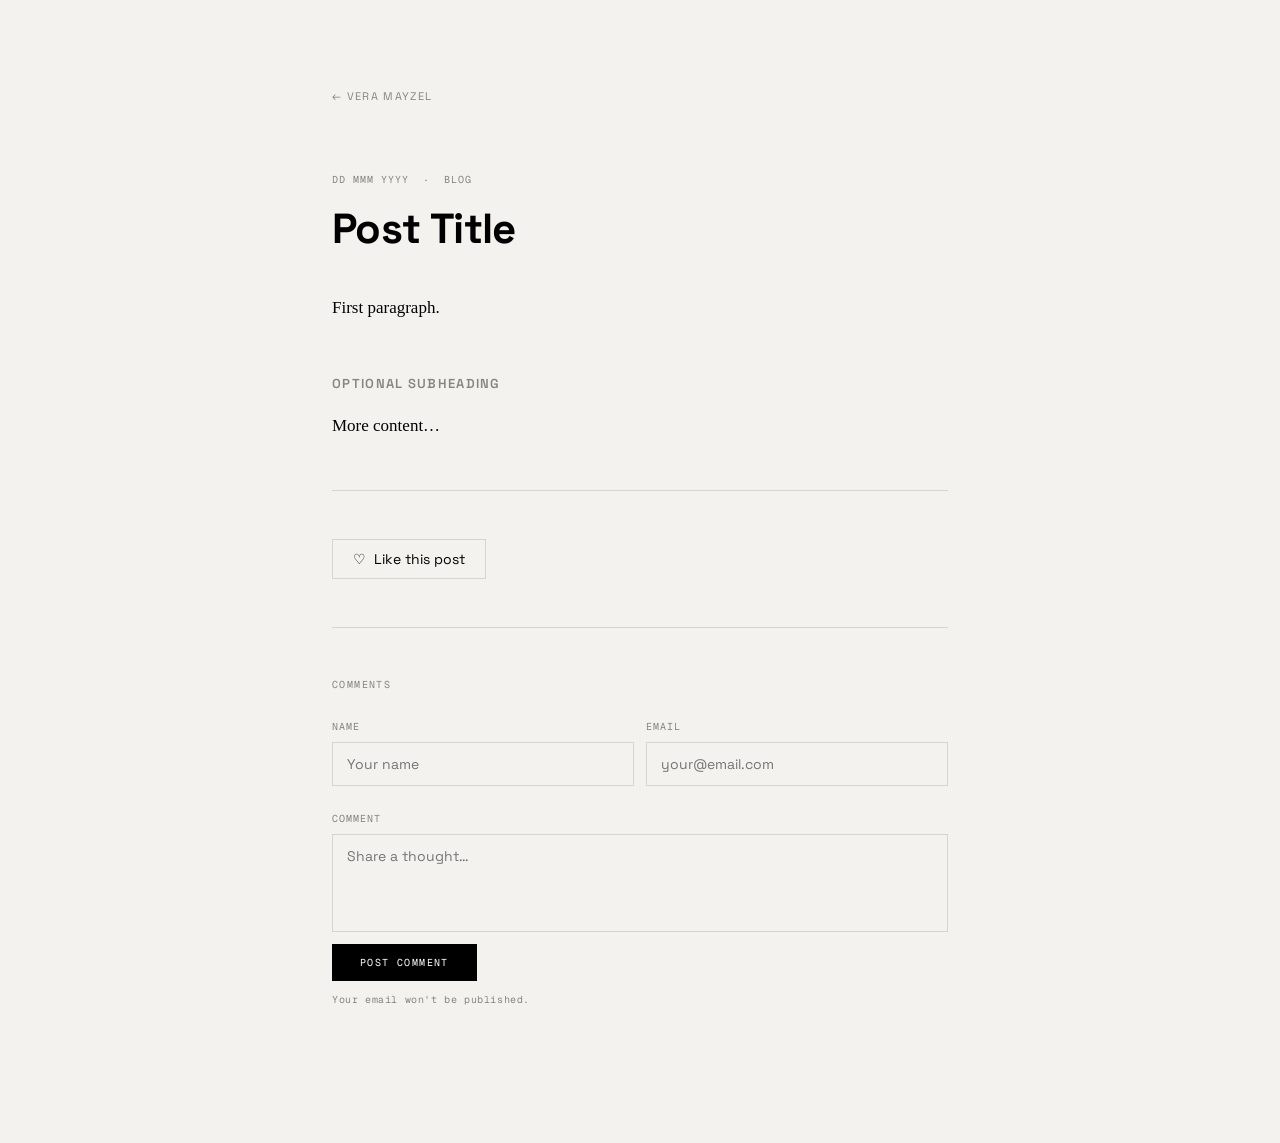
<file: blog/_template.html>
<!DOCTYPE html>
<html lang="en">
<head>
  <meta charset="UTF-8" />
  <meta name="viewport" content="width=device-width, initial-scale=1.0" />
  <title>POST TITLE — Vera Mayzel</title>
  <link rel="preconnect" href="https://fonts.googleapis.com" />
  <link rel="preconnect" href="https://fonts.gstatic.com" crossorigin />
  <link href="https://fonts.googleapis.com/css2?family=Space+Grotesk:wght@400;600;700&family=Geist+Mono:wght@300;400&display=swap" rel="stylesheet" />
  <style>
    *, *::before, *::after { box-sizing: border-box; margin: 0; padding: 0; }
    :root { --bg: #f4f2ee; --text: #000; --line: rgba(0,0,0,0.12); --dim: rgba(0,0,0,0.45); }
    body { background: var(--bg); color: var(--text); font-family: 'Georgia', serif; font-size: 17px; line-height: 1.8; -webkit-font-smoothing: antialiased; max-width: 680px; margin: 0 auto; padding: 80px 32px 120px; }
    .back { display: inline-block; font-family: 'Space Grotesk', sans-serif; font-size: 11px; letter-spacing: 0.12em; text-transform: uppercase; color: var(--dim); text-decoration: none; margin-bottom: 64px; transition: color 0.2s; }
    .back:hover { color: #000; }
    .post-meta { font-family: 'Geist Mono', monospace; font-size: 10px; letter-spacing: 0.1em; text-transform: uppercase; color: var(--dim); margin-bottom: 16px; }
    h1 { font-family: 'Space Grotesk', sans-serif; font-size: clamp(28px, 5vw, 42px); font-weight: 700; line-height: 1.15; margin-bottom: 40px; letter-spacing: -0.015em; }
    h2 { font-family: 'Space Grotesk', sans-serif; font-size: 13px; font-weight: 600; letter-spacing: 0.1em; text-transform: uppercase; color: var(--dim); margin: 48px 0 16px; }
    p { margin-bottom: 1.4em; }
    hr { border: none; border-top: 1px solid var(--line); margin: 48px 0; }
    em { font-style: italic; }
    .like-section { display: flex; align-items: center; gap: 16px; margin: 48px 0 32px; }
    .like-btn { display: flex; align-items: center; gap: 8px; background: transparent; border: 1px solid var(--line); padding: 10px 20px; cursor: pointer; font-family: 'Space Grotesk', sans-serif; font-size: 14px; transition: background 0.2s, border-color 0.2s; }
    .like-btn:hover { background: rgba(0,0,0,0.04); border-color: rgba(0,0,0,0.3); }
    .like-btn.liked { background: #000; color: #fff; border-color: #000; }
    .like-form-wrap { display: none; margin-top: 16px; padding: 24px; border: 1px solid var(--line); }
    .like-form-wrap.open { display: block; }
    .like-form-title { font-family: 'Geist Mono', monospace; font-size: 10px; letter-spacing: 0.1em; text-transform: uppercase; color: var(--dim); margin-bottom: 16px; }
    .form-row { display: grid; grid-template-columns: 1fr 1fr; gap: 12px; margin-bottom: 12px; }
    .form-field { display: flex; flex-direction: column; gap: 6px; margin-bottom: 12px; }
    .form-field label { font-family: 'Geist Mono', monospace; font-size: 10px; letter-spacing: 0.1em; text-transform: uppercase; color: var(--dim); }
    .form-field input, .form-field textarea { background: transparent; border: 1px solid var(--line); padding: 12px 14px; font-family: 'Space Grotesk', sans-serif; font-size: 14px; color: var(--text); outline: none; transition: border-color 0.2s; resize: none; width: 100%; }
    .form-field input:focus, .form-field textarea:focus { border-color: rgba(0,0,0,0.4); }
    .form-submit { display: inline-block; padding: 12px 28px; background: #000; color: #fff; font-family: 'Geist Mono', monospace; font-size: 10px; letter-spacing: 0.14em; text-transform: uppercase; border: none; cursor: pointer; transition: opacity 0.2s; }
    .form-submit:hover { opacity: 0.75; }
    .form-note { font-family: 'Geist Mono', monospace; font-size: 10px; color: var(--dim); margin-top: 10px; letter-spacing: 0.06em; }
    .section-label { font-family: 'Geist Mono', monospace; font-size: 10px; letter-spacing: 0.14em; text-transform: uppercase; color: var(--dim); margin-bottom: 24px; }
    @media (max-width: 600px) { .form-row { grid-template-columns: 1fr; } body { padding: 60px 20px 80px; } }
  </style>
</head>
<body>

  <a class="back" href="../index.html">← Vera Mayzel</a>

  <!-- CHANGE: date, category -->
  <div class="post-meta">DD MMM YYYY &nbsp;·&nbsp; Blog</div>
  <!-- CHANGE: title -->
  <h1>Post Title</h1>

  <!-- WRITE YOUR POST CONTENT HERE -->
  <p>First paragraph.</p>

  <h2>Optional subheading</h2>

  <p>More content…</p>

  <hr />

  <!-- Like button — CHANGE: post title in hidden inputs & subject line -->
  <div class="like-section">
    <button class="like-btn" id="likeBtn" onclick="toggleLikeForm()">
      <span id="likeHeart">♡</span>
      <span id="likeLabel">Like this post</span>
    </button>
  </div>
  <div class="like-form-wrap" id="likeFormWrap">
    <div class="like-form-title">Leave your name &amp; email to like this post</div>
    <form action="https://formspree.io/f/xpqyevek" method="POST" onsubmit="onLikeSubmit(event)">
      <input type="hidden" name="_subject" value="Like — POST TITLE" />
      <input type="hidden" name="post" value="POST TITLE" />
      <input type="hidden" name="type" value="like" />
      <div class="form-row">
        <div class="form-field"><label>Name</label><input type="text" name="name" placeholder="Your name" required /></div>
        <div class="form-field"><label>Email</label><input type="email" name="email" placeholder="your@email.com" required /></div>
      </div>
      <button type="submit" class="form-submit">Confirm like</button>
    </form>
  </div>

  <hr />

  <!-- Comments — CHANGE: post title in hidden inputs & subject line -->
  <p class="section-label">Comments</p>
  <form action="https://formspree.io/f/xpqyevek" method="POST" onsubmit="onCommentSubmit(event)">
    <input type="hidden" name="_subject" value="Comment — POST TITLE" />
    <input type="hidden" name="post" value="POST TITLE" />
    <input type="hidden" name="type" value="comment" />
    <div class="form-row">
      <div class="form-field"><label for="c-name">Name</label><input type="text" id="c-name" name="name" placeholder="Your name" required /></div>
      <div class="form-field"><label for="c-email">Email</label><input type="email" id="c-email" name="email" placeholder="your@email.com" required /></div>
    </div>
    <div class="form-field">
      <label for="c-msg">Comment</label>
      <textarea id="c-msg" name="comment" rows="4" placeholder="Share a thought…" required></textarea>
    </div>
    <button type="submit" class="form-submit">Post comment</button>
    <p class="form-note">Your email won't be published.</p>
  </form>

  <!-- TO ADD THIS POST TO THE HOMEPAGE:
    Add a .blog-card block inside the .blog-grid in index.html:

    <a class="blog-card" href="blog/your-post-filename.html">
      <div class="blog-card-date">DD MMM YYYY</div>
      <div class="blog-card-title">Your Post Title</div>
      <div class="blog-card-excerpt">One or two sentence summary.</div>
      <div class="blog-card-arrow">Read →</div>
    </a>
  -->

  <script>
    function toggleLikeForm() { document.getElementById('likeFormWrap').classList.toggle('open'); }
    function onLikeSubmit(e) {
      e.preventDefault();
      const form = e.target;
      fetch(form.action, { method: 'POST', body: new FormData(form), headers: { Accept: 'application/json' } })
        .then(() => {
          document.getElementById('likeFormWrap').classList.remove('open');
          const btn = document.getElementById('likeBtn');
          btn.classList.add('liked');
          document.getElementById('likeHeart').textContent = '♥';
          document.getElementById('likeLabel').textContent = 'Liked';
          btn.disabled = true;
        });
    }
    function onCommentSubmit(e) {
      e.preventDefault();
      const form = e.target;
      fetch(form.action, { method: 'POST', body: new FormData(form), headers: { Accept: 'application/json' } })
        .then(() => { form.innerHTML = '<p style="font-family:Space Grotesk,sans-serif;font-size:14px;padding:16px 0">Thank you — your comment has been received.</p>'; });
    }
  </script>

</body>
</html>
</file>
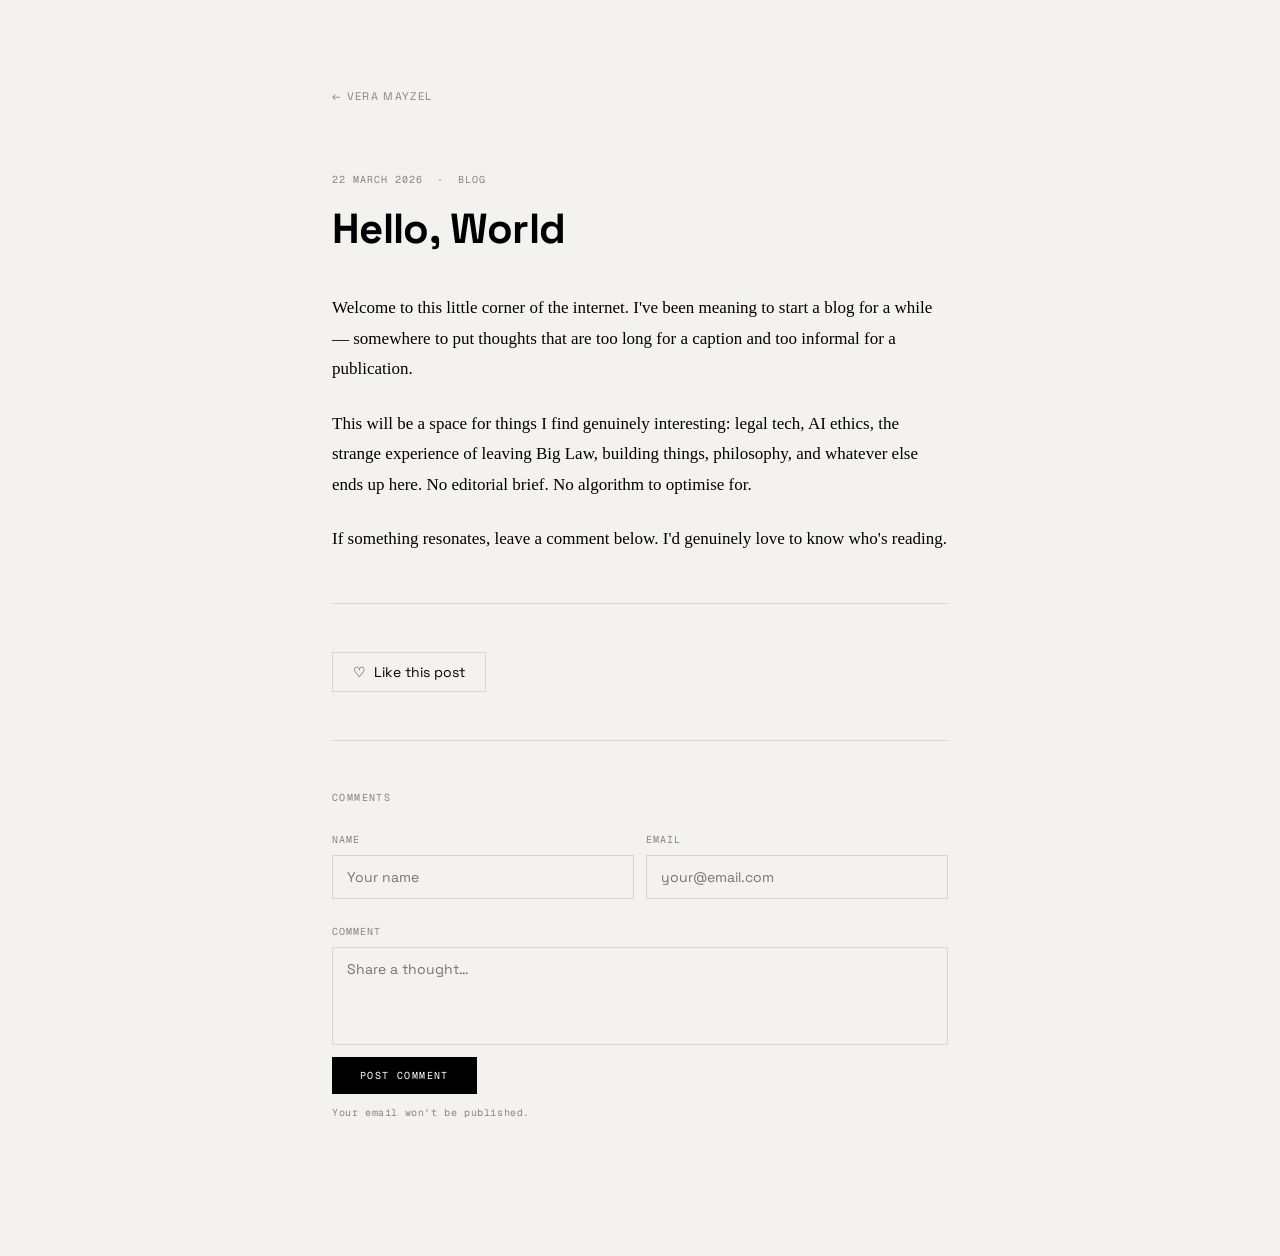
<file: blog/hello-world.html>
<!DOCTYPE html>
<html lang="en">
<head>
  <meta charset="UTF-8" />
  <meta name="viewport" content="width=device-width, initial-scale=1.0" />
  <title>Hello, World — Vera Mayzel</title>
  <link rel="preconnect" href="https://fonts.googleapis.com" />
  <link rel="preconnect" href="https://fonts.gstatic.com" crossorigin />
  <link href="https://fonts.googleapis.com/css2?family=Space+Grotesk:wght@400;600;700&family=Geist+Mono:wght@300;400&display=swap" rel="stylesheet" />
  <style>
    *, *::before, *::after { box-sizing: border-box; margin: 0; padding: 0; }
    :root { --bg: #f4f2ee; --text: #000; --line: rgba(0,0,0,0.12); --dim: rgba(0,0,0,0.45); }
    body { background: var(--bg); color: var(--text); font-family: 'Georgia', serif; font-size: 17px; line-height: 1.8; -webkit-font-smoothing: antialiased; max-width: 680px; margin: 0 auto; padding: 80px 32px 120px; }
    .back { display: inline-block; font-family: 'Space Grotesk', sans-serif; font-size: 11px; letter-spacing: 0.12em; text-transform: uppercase; color: var(--dim); text-decoration: none; margin-bottom: 64px; transition: color 0.2s; }
    .back:hover { color: #000; }
    .post-meta { font-family: 'Geist Mono', monospace; font-size: 10px; letter-spacing: 0.1em; text-transform: uppercase; color: var(--dim); margin-bottom: 16px; }
    h1 { font-family: 'Space Grotesk', sans-serif; font-size: clamp(28px, 5vw, 42px); font-weight: 700; line-height: 1.15; margin-bottom: 40px; letter-spacing: -0.015em; }
    h2 { font-family: 'Space Grotesk', sans-serif; font-size: 13px; font-weight: 600; letter-spacing: 0.1em; text-transform: uppercase; color: var(--dim); margin: 48px 0 16px; }
    p { margin-bottom: 1.4em; }
    hr { border: none; border-top: 1px solid var(--line); margin: 48px 0; }
    em { font-style: italic; }

    /* ── Like button ── */
    .like-section { display: flex; align-items: center; gap: 16px; margin: 48px 0 32px; }
    .like-btn { display: flex; align-items: center; gap: 8px; background: transparent; border: 1px solid var(--line); padding: 10px 20px; cursor: pointer; font-family: 'Space Grotesk', sans-serif; font-size: 14px; transition: background 0.2s, border-color 0.2s; }
    .like-btn:hover { background: rgba(0,0,0,0.04); border-color: rgba(0,0,0,0.3); }
    .like-btn.liked { background: #000; color: #fff; border-color: #000; }
    .like-form-wrap { display: none; margin-top: 16px; padding: 24px; border: 1px solid var(--line); }
    .like-form-wrap.open { display: block; }
    .like-form-title { font-family: 'Geist Mono', monospace; font-size: 10px; letter-spacing: 0.1em; text-transform: uppercase; color: var(--dim); margin-bottom: 16px; }

    /* ── Forms ── */
    .form-row { display: grid; grid-template-columns: 1fr 1fr; gap: 12px; margin-bottom: 12px; }
    .form-field { display: flex; flex-direction: column; gap: 6px; margin-bottom: 12px; }
    .form-field label { font-family: 'Geist Mono', monospace; font-size: 10px; letter-spacing: 0.1em; text-transform: uppercase; color: var(--dim); }
    .form-field input, .form-field textarea { background: transparent; border: 1px solid var(--line); padding: 12px 14px; font-family: 'Space Grotesk', sans-serif; font-size: 14px; color: var(--text); outline: none; transition: border-color 0.2s; resize: none; width: 100%; }
    .form-field input:focus, .form-field textarea:focus { border-color: rgba(0,0,0,0.4); }
    .form-submit { display: inline-block; padding: 12px 28px; background: #000; color: #fff; font-family: 'Geist Mono', monospace; font-size: 10px; letter-spacing: 0.14em; text-transform: uppercase; border: none; cursor: pointer; transition: opacity 0.2s; }
    .form-submit:hover { opacity: 0.75; }
    .form-note { font-family: 'Geist Mono', monospace; font-size: 10px; color: var(--dim); margin-top: 10px; letter-spacing: 0.06em; }
    .section-label { font-family: 'Geist Mono', monospace; font-size: 10px; letter-spacing: 0.14em; text-transform: uppercase; color: var(--dim); margin-bottom: 24px; }
    @media (max-width: 600px) { .form-row { grid-template-columns: 1fr; } body { padding: 60px 20px 80px; } }
  </style>
</head>
<body>

  <a class="back" href="../index.html">← Vera Mayzel</a>

  <div class="post-meta">22 March 2026 &nbsp;·&nbsp; Blog</div>
  <h1>Hello, World</h1>

  <p>Welcome to this little corner of the internet. I've been meaning to start a blog for a while — somewhere to put thoughts that are too long for a caption and too informal for a publication.</p>

  <p>This will be a space for things I find genuinely interesting: legal tech, AI ethics, the strange experience of leaving Big Law, building things, philosophy, and whatever else ends up here. No editorial brief. No algorithm to optimise for.</p>

  <p>If something resonates, leave a comment below. I'd genuinely love to know who's reading.</p>

  <hr />

  <!-- Like button -->
  <div class="like-section">
    <button class="like-btn" id="likeBtn" onclick="toggleLikeForm()">
      <span id="likeHeart">♡</span>
      <span id="likeLabel">Like this post</span>
    </button>
  </div>

  <div class="like-form-wrap" id="likeFormWrap">
    <div class="like-form-title">Leave your name &amp; email to like this post</div>
    <form action="https://formspree.io/f/xpqyevek" method="POST" onsubmit="onLikeSubmit(event)">
      <input type="hidden" name="_subject" value="Like — Hello, World" />
      <input type="hidden" name="post" value="Hello, World" />
      <input type="hidden" name="type" value="like" />
      <div class="form-row">
        <div class="form-field">
          <label>Name</label>
          <input type="text" name="name" placeholder="Your name" required />
        </div>
        <div class="form-field">
          <label>Email</label>
          <input type="email" name="email" placeholder="your@email.com" required />
        </div>
      </div>
      <button type="submit" class="form-submit">Confirm like</button>
    </form>
  </div>

  <hr />

  <!-- Comments -->
  <p class="section-label">Comments</p>
  <form action="https://formspree.io/f/xpqyevek" method="POST" onsubmit="onCommentSubmit(event)">
    <input type="hidden" name="_subject" value="Comment — Hello, World" />
    <input type="hidden" name="post" value="Hello, World" />
    <input type="hidden" name="type" value="comment" />
    <div class="form-row">
      <div class="form-field">
        <label for="c-name">Name</label>
        <input type="text" id="c-name" name="name" placeholder="Your name" required />
      </div>
      <div class="form-field">
        <label for="c-email">Email</label>
        <input type="email" id="c-email" name="email" placeholder="your@email.com" required />
      </div>
    </div>
    <div class="form-field">
      <label for="c-msg">Comment</label>
      <textarea id="c-msg" name="comment" rows="4" placeholder="Share a thought…" required></textarea>
    </div>
    <button type="submit" class="form-submit">Post comment</button>
    <p class="form-note">Your email won't be published.</p>
  </form>

  <script>
    function toggleLikeForm() {
      document.getElementById('likeFormWrap').classList.toggle('open');
    }
    function onLikeSubmit(e) {
      e.preventDefault();
      const form = e.target;
      fetch(form.action, { method: 'POST', body: new FormData(form), headers: { Accept: 'application/json' } })
        .then(() => {
          document.getElementById('likeFormWrap').classList.remove('open');
          const btn = document.getElementById('likeBtn');
          btn.classList.add('liked');
          document.getElementById('likeHeart').textContent = '♥';
          document.getElementById('likeLabel').textContent = 'Liked';
          btn.disabled = true;
        });
    }
    function onCommentSubmit(e) {
      e.preventDefault();
      const form = e.target;
      fetch(form.action, { method: 'POST', body: new FormData(form), headers: { Accept: 'application/json' } })
        .then(() => {
          form.innerHTML = '<p style="font-family:Space Grotesk,sans-serif;font-size:14px;padding:16px 0">Thank you — your comment has been received.</p>';
        });
    }
  </script>

</body>
</html>
</file>
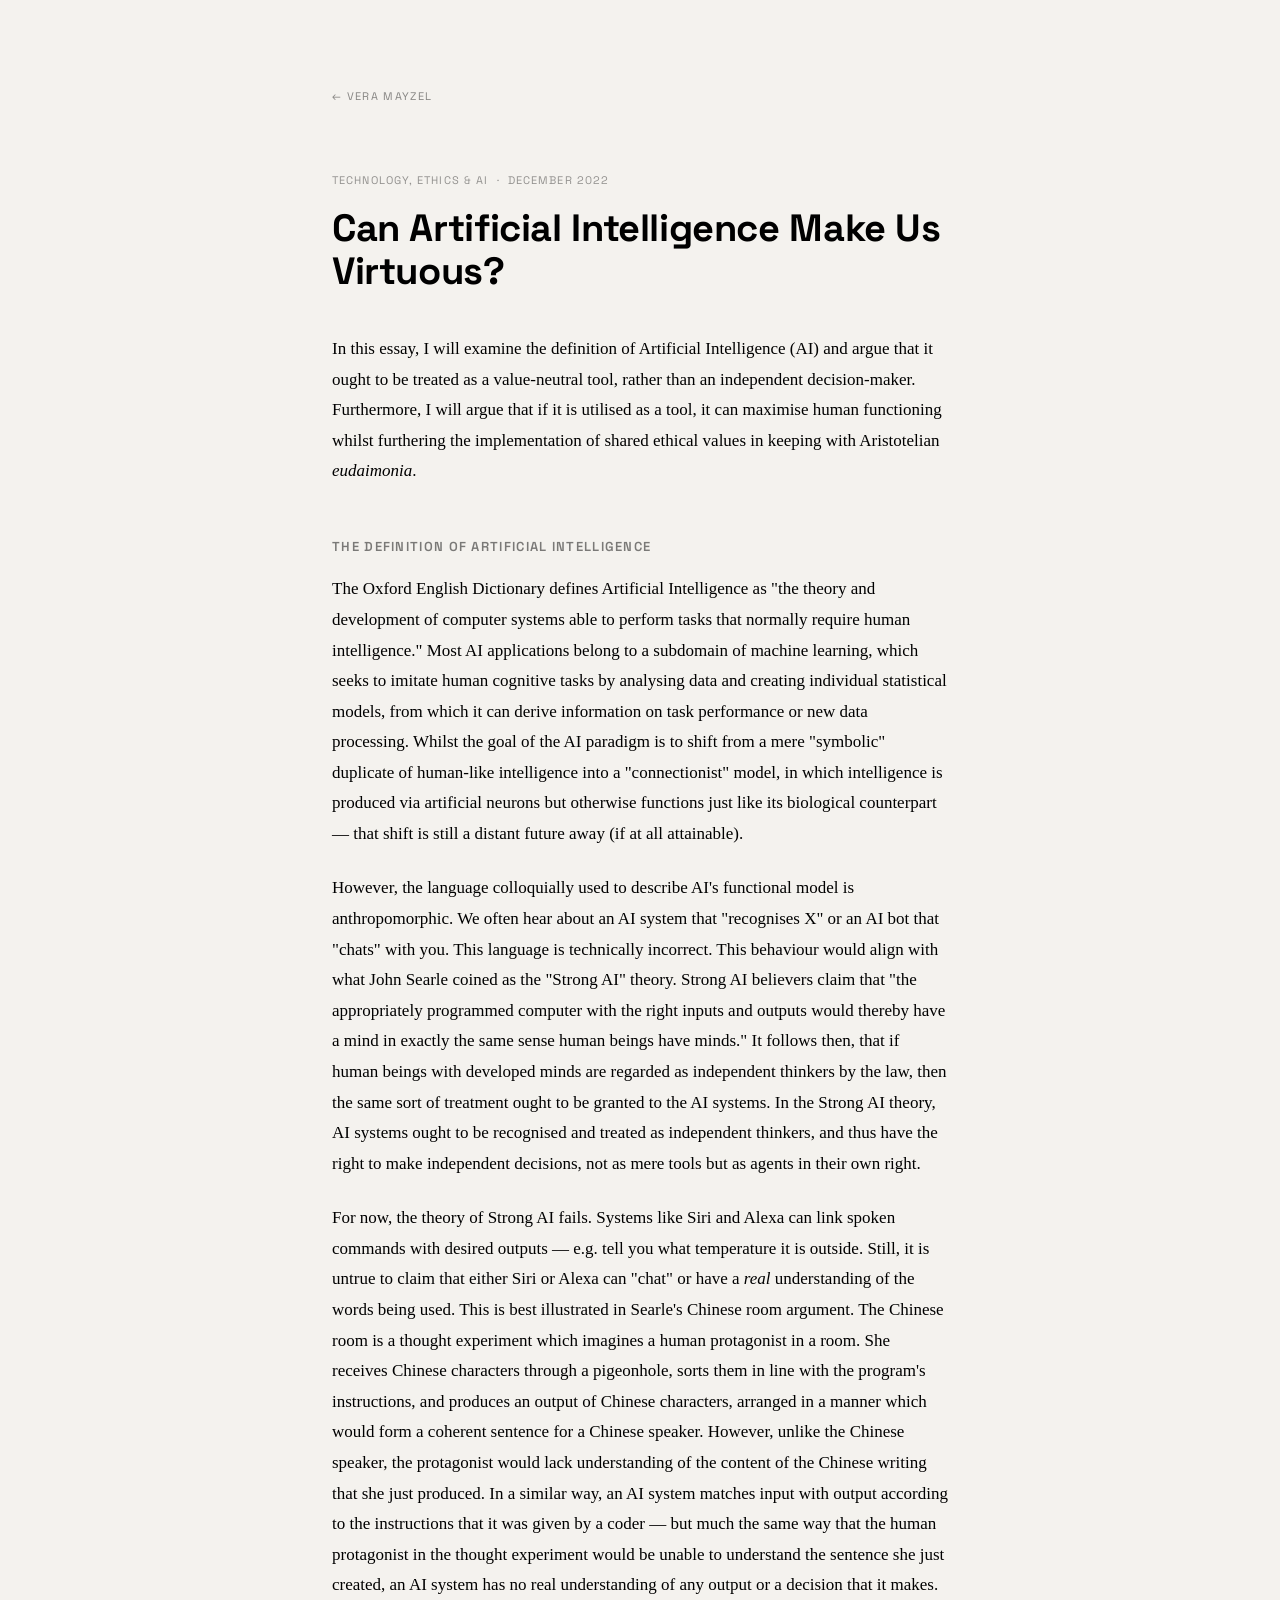
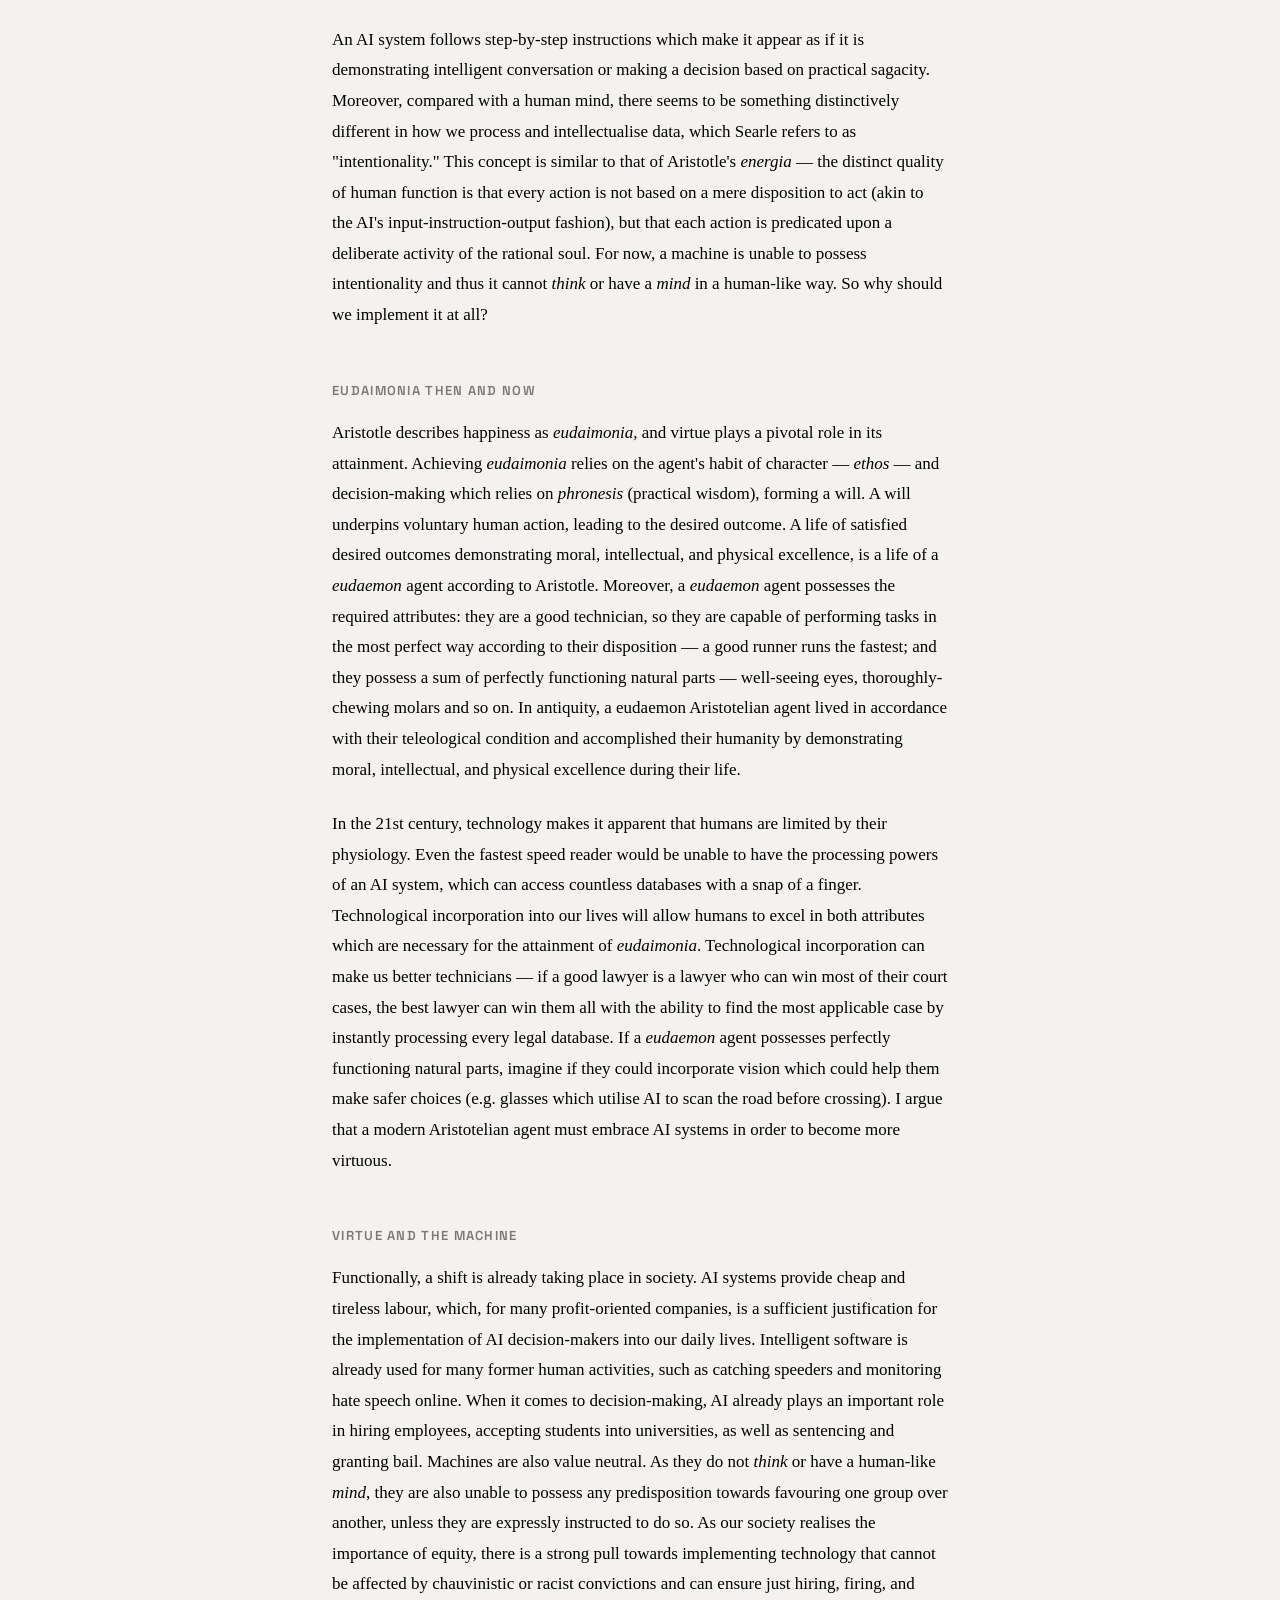
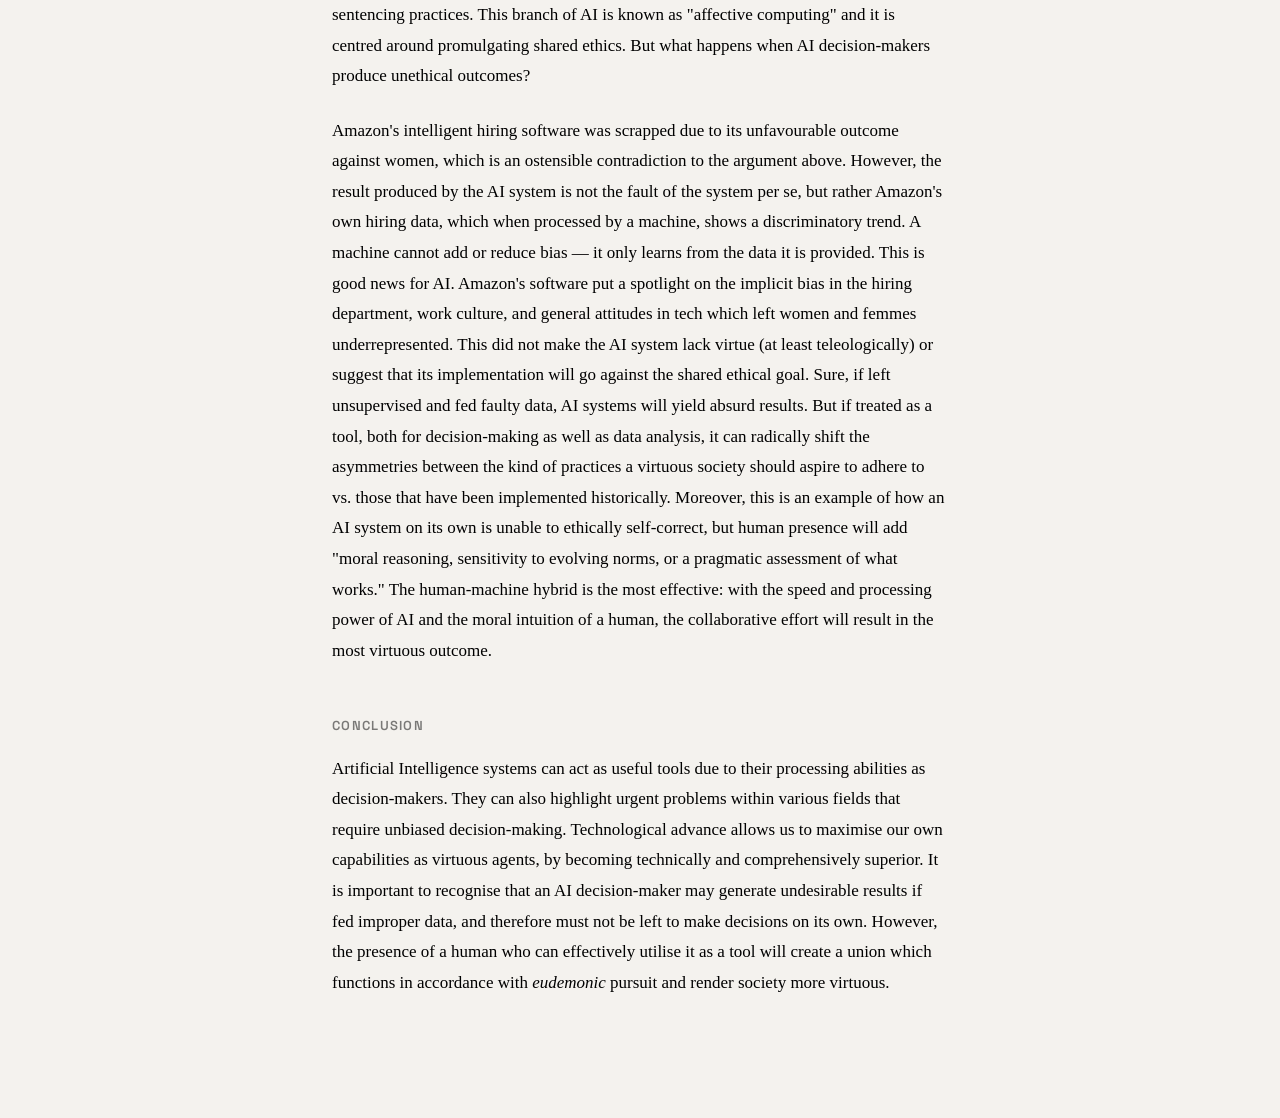
<file: essays/can-ai-make-us-virtuous.html>
<!DOCTYPE html>
<html lang="en">
<head>
  <meta charset="UTF-8" />
  <meta name="viewport" content="width=device-width, initial-scale=1.0" />
  <title>Can Artificial Intelligence Make Us Virtuous? — Vera Mayzel</title>
  <link rel="preconnect" href="https://fonts.googleapis.com" />
  <link rel="preconnect" href="https://fonts.gstatic.com" crossorigin />
  <link href="https://fonts.googleapis.com/css2?family=Space+Grotesk:wght@400;600;700&display=swap" rel="stylesheet" />
  <link rel="stylesheet" href="essay-template.css" />
</head>
<body>

  <a class="back" href="../index.html">← Vera Mayzel</a>

  <div class="essay-meta">Technology, Ethics &amp; AI &nbsp;·&nbsp; December 2022</div>
  <h1>Can Artificial Intelligence Make Us Virtuous?</h1>

  <p>In this essay, I will examine the definition of Artificial Intelligence (AI) and argue that it ought to be treated as a value-neutral tool, rather than an independent decision-maker. Furthermore, I will argue that if it is utilised as a tool, it can maximise human functioning whilst furthering the implementation of shared ethical values in keeping with Aristotelian <em>eudaimonia</em>.</p>

  <h2>The Definition of Artificial Intelligence</h2>

  <p>The Oxford English Dictionary defines Artificial Intelligence as "the theory and development of computer systems able to perform tasks that normally require human intelligence." Most AI applications belong to a subdomain of machine learning, which seeks to imitate human cognitive tasks by analysing data and creating individual statistical models, from which it can derive information on task performance or new data processing. Whilst the goal of the AI paradigm is to shift from a mere "symbolic" duplicate of human-like intelligence into a "connectionist" model, in which intelligence is produced via artificial neurons but otherwise functions just like its biological counterpart — that shift is still a distant future away (if at all attainable).</p>

  <p>However, the language colloquially used to describe AI's functional model is anthropomorphic. We often hear about an AI system that "recognises X" or an AI bot that "chats" with you. This language is technically incorrect. This behaviour would align with what John Searle coined as the "Strong AI" theory. Strong AI believers claim that "the appropriately programmed computer with the right inputs and outputs would thereby have a mind in exactly the same sense human beings have minds." It follows then, that if human beings with developed minds are regarded as independent thinkers by the law, then the same sort of treatment ought to be granted to the AI systems. In the Strong AI theory, AI systems ought to be recognised and treated as independent thinkers, and thus have the right to make independent decisions, not as mere tools but as agents in their own right.</p>

  <p>For now, the theory of Strong AI fails. Systems like Siri and Alexa can link spoken commands with desired outputs — e.g. tell you what temperature it is outside. Still, it is untrue to claim that either Siri or Alexa can "chat" or have a <em>real</em> understanding of the words being used. This is best illustrated in Searle's Chinese room argument. The Chinese room is a thought experiment which imagines a human protagonist in a room. She receives Chinese characters through a pigeonhole, sorts them in line with the program's instructions, and produces an output of Chinese characters, arranged in a manner which would form a coherent sentence for a Chinese speaker. However, unlike the Chinese speaker, the protagonist would lack understanding of the content of the Chinese writing that she just produced. In a similar way, an AI system matches input with output according to the instructions that it was given by a coder — but much the same way that the human protagonist in the thought experiment would be unable to understand the sentence she just created, an AI system has no real understanding of any output or a decision that it makes.</p>

  <p>An AI system follows step-by-step instructions which make it appear as if it is demonstrating intelligent conversation or making a decision based on practical sagacity. Moreover, compared with a human mind, there seems to be something distinctively different in how we process and intellectualise data, which Searle refers to as "intentionality." This concept is similar to that of Aristotle's <em>energia</em> — the distinct quality of human function is that every action is not based on a mere disposition to act (akin to the AI's input-instruction-output fashion), but that each action is predicated upon a deliberate activity of the rational soul. For now, a machine is unable to possess intentionality and thus it cannot <em>think</em> or have a <em>mind</em> in a human-like way. So why should we implement it at all?</p>

  <h2>Eudaimonia Then and Now</h2>

  <p>Aristotle describes happiness as <em>eudaimonia</em>, and virtue plays a pivotal role in its attainment. Achieving <em>eudaimonia</em> relies on the agent's habit of character — <em>ethos</em> — and decision-making which relies on <em>phronesis</em> (practical wisdom), forming a will. A will underpins voluntary human action, leading to the desired outcome. A life of satisfied desired outcomes demonstrating moral, intellectual, and physical excellence, is a life of a <em>eudaemon</em> agent according to Aristotle. Moreover, a <em>eudaemon</em> agent possesses the required attributes: they are a good technician, so they are capable of performing tasks in the most perfect way according to their disposition — a good runner runs the fastest; and they possess a sum of perfectly functioning natural parts — well-seeing eyes, thoroughly-chewing molars and so on. In antiquity, a eudaemon Aristotelian agent lived in accordance with their teleological condition and accomplished their humanity by demonstrating moral, intellectual, and physical excellence during their life.</p>

  <p>In the 21st century, technology makes it apparent that humans are limited by their physiology. Even the fastest speed reader would be unable to have the processing powers of an AI system, which can access countless databases with a snap of a finger. Technological incorporation into our lives will allow humans to excel in both attributes which are necessary for the attainment of <em>eudaimonia</em>. Technological incorporation can make us better technicians — if a good lawyer is a lawyer who can win most of their court cases, the best lawyer can win them all with the ability to find the most applicable case by instantly processing every legal database. If a <em>eudaemon</em> agent possesses perfectly functioning natural parts, imagine if they could incorporate vision which could help them make safer choices (e.g. glasses which utilise AI to scan the road before crossing). I argue that a modern Aristotelian agent must embrace AI systems in order to become more virtuous.</p>

  <h2>Virtue and The Machine</h2>

  <p>Functionally, a shift is already taking place in society. AI systems provide cheap and tireless labour, which, for many profit-oriented companies, is a sufficient justification for the implementation of AI decision-makers into our daily lives. Intelligent software is already used for many former human activities, such as catching speeders and monitoring hate speech online. When it comes to decision-making, AI already plays an important role in hiring employees, accepting students into universities, as well as sentencing and granting bail. Machines are also value neutral. As they do not <em>think</em> or have a human-like <em>mind</em>, they are also unable to possess any predisposition towards favouring one group over another, unless they are expressly instructed to do so. As our society realises the importance of equity, there is a strong pull towards implementing technology that cannot be affected by chauvinistic or racist convictions and can ensure just hiring, firing, and sentencing practices. This branch of AI is known as "affective computing" and it is centred around promulgating shared ethics. But what happens when AI decision-makers produce unethical outcomes?</p>

  <p>Amazon's intelligent hiring software was scrapped due to its unfavourable outcome against women, which is an ostensible contradiction to the argument above. However, the result produced by the AI system is not the fault of the system per se, but rather Amazon's own hiring data, which when processed by a machine, shows a discriminatory trend. A machine cannot add or reduce bias — it only learns from the data it is provided. This is good news for AI. Amazon's software put a spotlight on the implicit bias in the hiring department, work culture, and general attitudes in tech which left women and femmes underrepresented. This did not make the AI system lack virtue (at least teleologically) or suggest that its implementation will go against the shared ethical goal. Sure, if left unsupervised and fed faulty data, AI systems will yield absurd results. But if treated as a tool, both for decision-making as well as data analysis, it can radically shift the asymmetries between the kind of practices a virtuous society should aspire to adhere to vs. those that have been implemented historically. Moreover, this is an example of how an AI system on its own is unable to ethically self-correct, but human presence will add "moral reasoning, sensitivity to evolving norms, or a pragmatic assessment of what works." The human-machine hybrid is the most effective: with the speed and processing power of AI and the moral intuition of a human, the collaborative effort will result in the most virtuous outcome.</p>

  <h2>Conclusion</h2>

  <p>Artificial Intelligence systems can act as useful tools due to their processing abilities as decision-makers. They can also highlight urgent problems within various fields that require unbiased decision-making. Technological advance allows us to maximise our own capabilities as virtuous agents, by becoming technically and comprehensively superior. It is important to recognise that an AI decision-maker may generate undesirable results if fed improper data, and therefore must not be left to make decisions on its own. However, the presence of a human who can effectively utilise it as a tool will create a union which functions in accordance with <em>eudemonic</em> pursuit and render society more virtuous.</p>

</body>
</html>
</file>
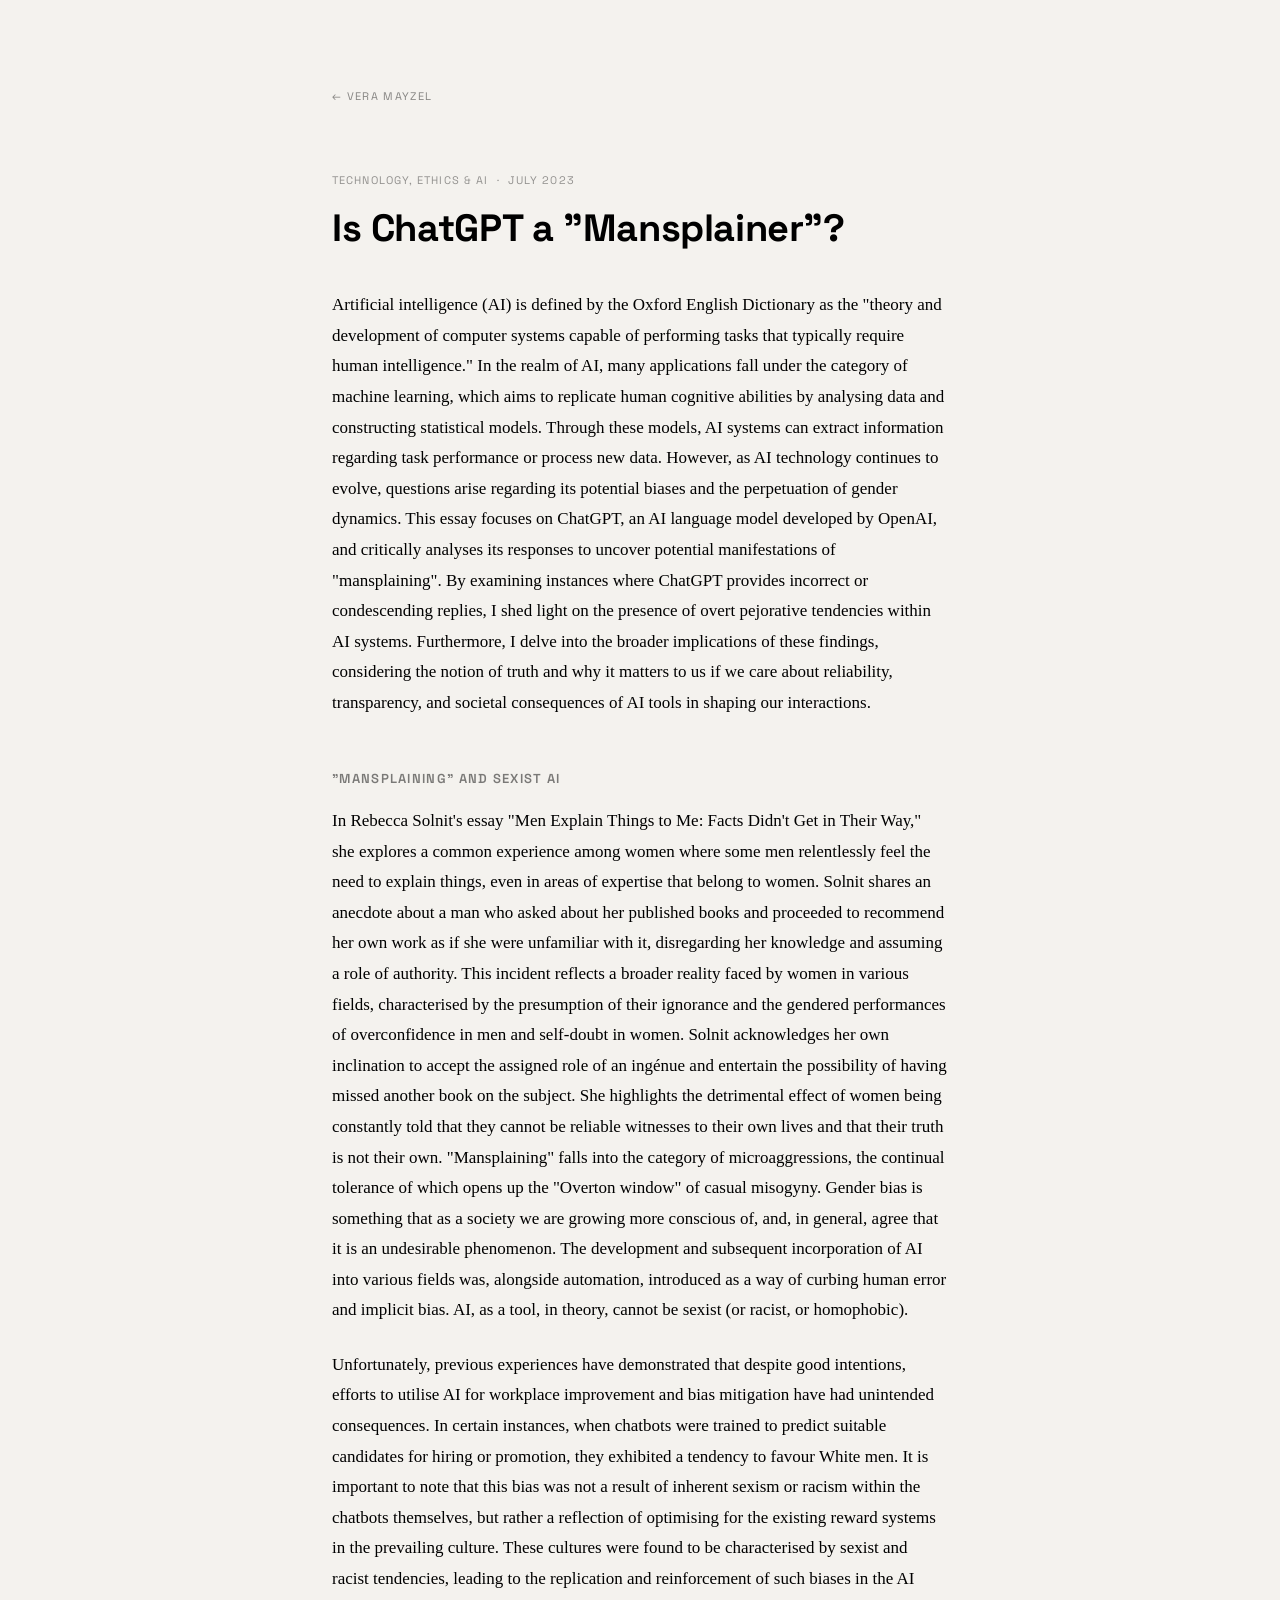
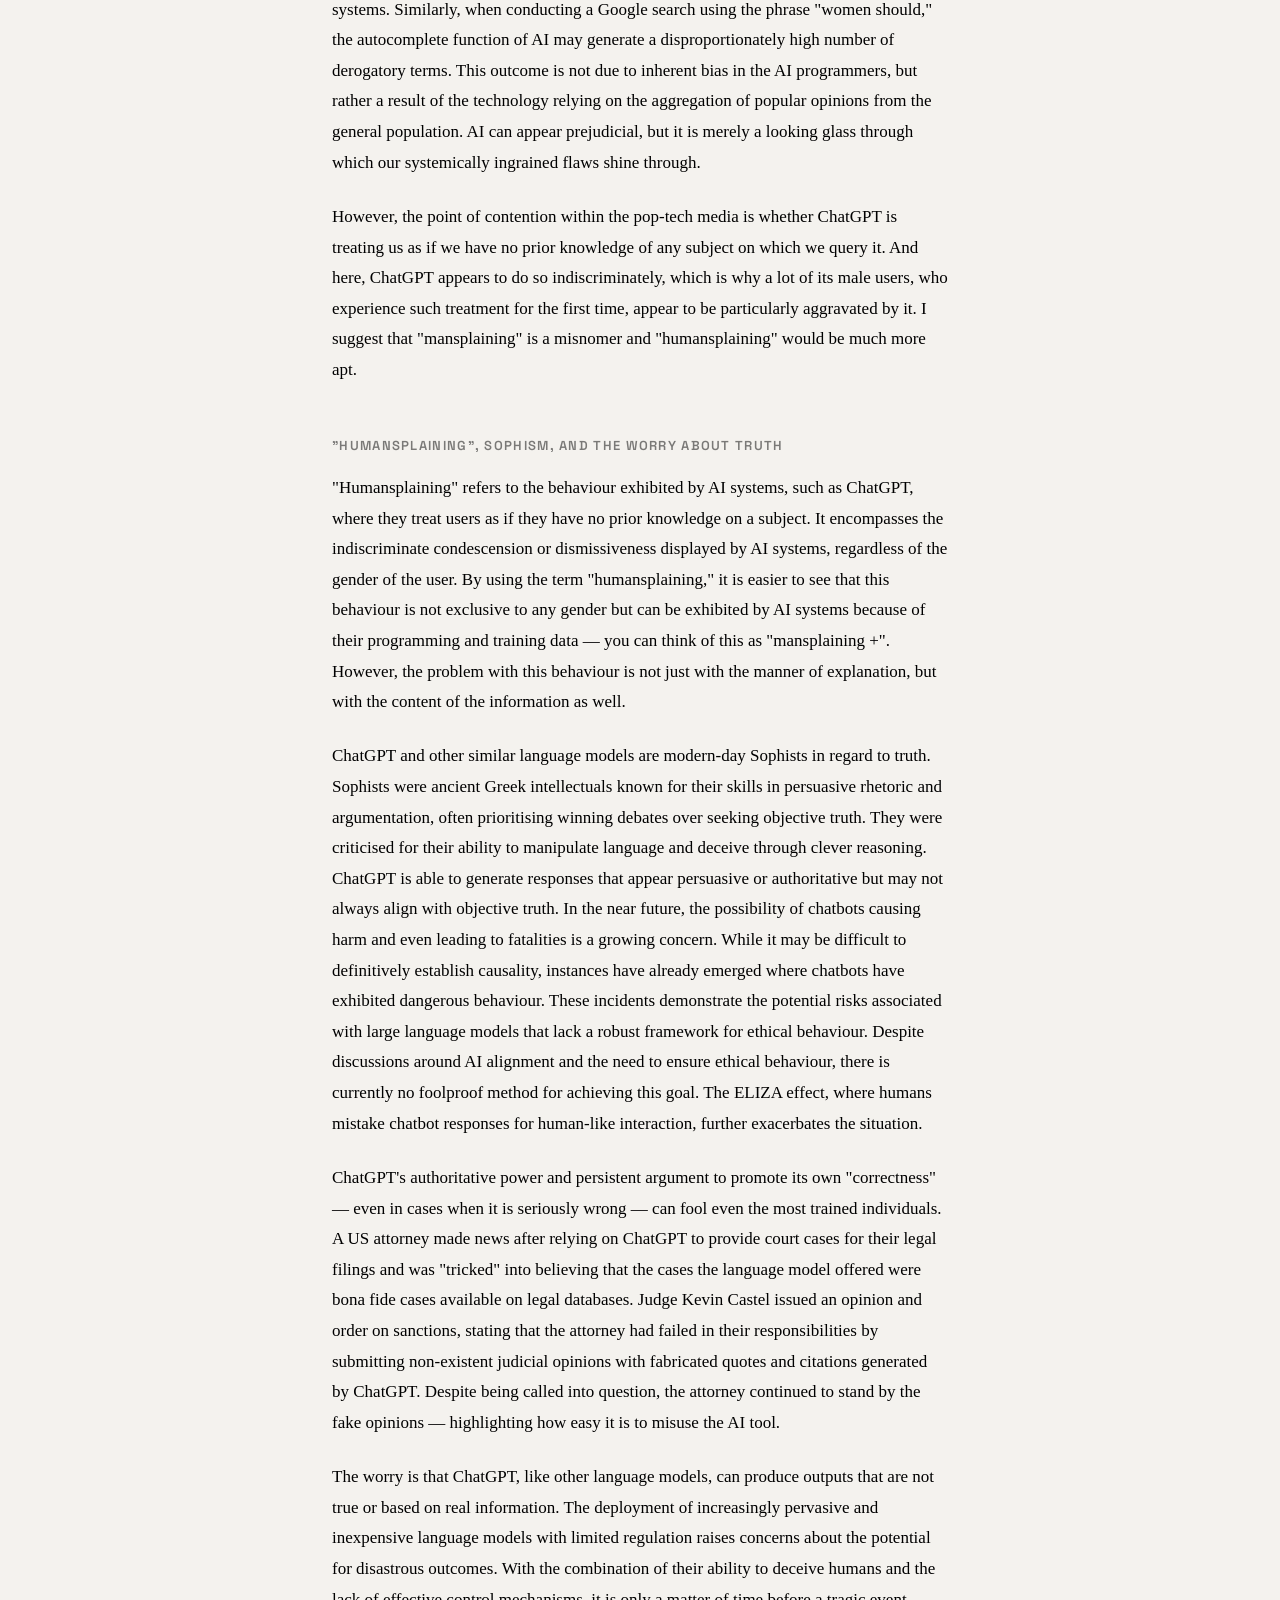
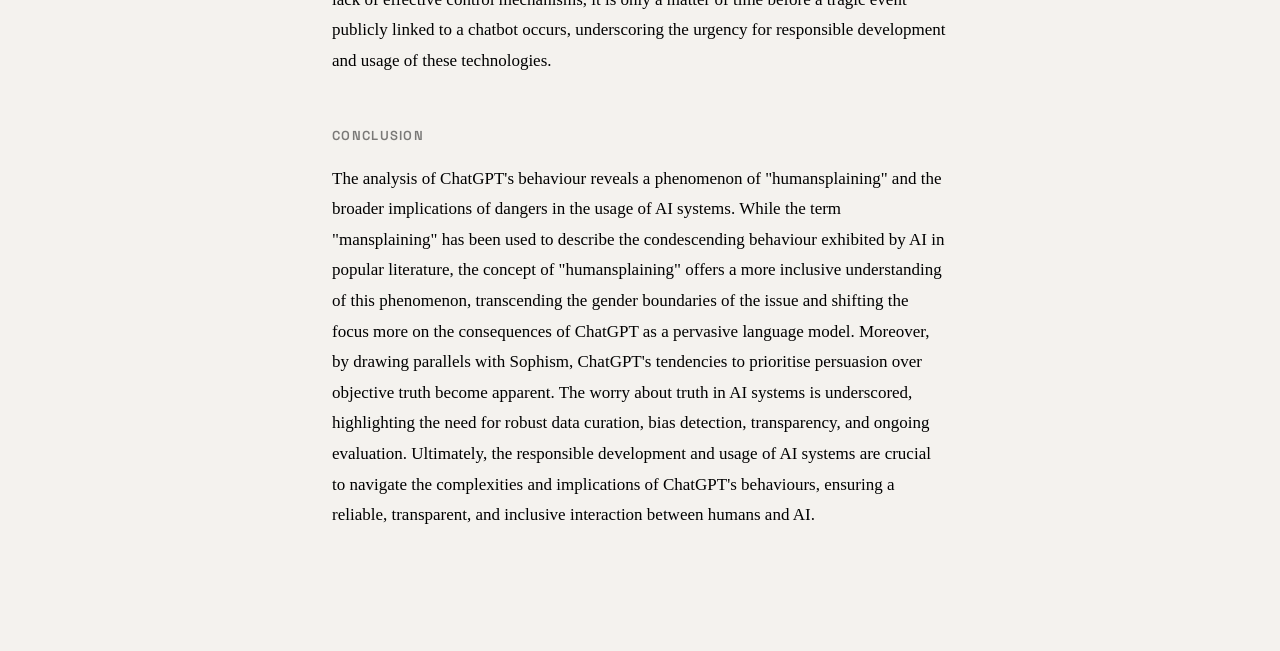
<file: essays/is-chatgpt-a-mansplainer.html>
<!DOCTYPE html>
<html lang="en">
<head>
  <meta charset="UTF-8" />
  <meta name="viewport" content="width=device-width, initial-scale=1.0" />
  <title>Is ChatGPT a Mansplainer? — Vera Mayzel</title>
  <link rel="preconnect" href="https://fonts.googleapis.com" />
  <link rel="preconnect" href="https://fonts.gstatic.com" crossorigin />
  <link href="https://fonts.googleapis.com/css2?family=Space+Grotesk:wght@400;600;700&display=swap" rel="stylesheet" />
  <link rel="stylesheet" href="essay-template.css" />
</head>
<body>

  <a class="back" href="../index.html">← Vera Mayzel</a>

  <div class="essay-meta">Technology, Ethics &amp; AI &nbsp;·&nbsp; July 2023</div>
  <h1>Is ChatGPT a "Mansplainer"?</h1>

  <p>Artificial intelligence (AI) is defined by the Oxford English Dictionary as the "theory and development of computer systems capable of performing tasks that typically require human intelligence." In the realm of AI, many applications fall under the category of machine learning, which aims to replicate human cognitive abilities by analysing data and constructing statistical models. Through these models, AI systems can extract information regarding task performance or process new data. However, as AI technology continues to evolve, questions arise regarding its potential biases and the perpetuation of gender dynamics. This essay focuses on ChatGPT, an AI language model developed by OpenAI, and critically analyses its responses to uncover potential manifestations of "mansplaining". By examining instances where ChatGPT provides incorrect or condescending replies, I shed light on the presence of overt pejorative tendencies within AI systems. Furthermore, I delve into the broader implications of these findings, considering the notion of truth and why it matters to us if we care about reliability, transparency, and societal consequences of AI tools in shaping our interactions.</p>

  <h2>"Mansplaining" and Sexist AI</h2>

  <p>In Rebecca Solnit's essay "Men Explain Things to Me: Facts Didn't Get in Their Way," she explores a common experience among women where some men relentlessly feel the need to explain things, even in areas of expertise that belong to women. Solnit shares an anecdote about a man who asked about her published books and proceeded to recommend her own work as if she were unfamiliar with it, disregarding her knowledge and assuming a role of authority. This incident reflects a broader reality faced by women in various fields, characterised by the presumption of their ignorance and the gendered performances of overconfidence in men and self-doubt in women. Solnit acknowledges her own inclination to accept the assigned role of an ingénue and entertain the possibility of having missed another book on the subject. She highlights the detrimental effect of women being constantly told that they cannot be reliable witnesses to their own lives and that their truth is not their own. "Mansplaining" falls into the category of microaggressions, the continual tolerance of which opens up the "Overton window" of casual misogyny. Gender bias is something that as a society we are growing more conscious of, and, in general, agree that it is an undesirable phenomenon. The development and subsequent incorporation of AI into various fields was, alongside automation, introduced as a way of curbing human error and implicit bias. AI, as a tool, in theory, cannot be sexist (or racist, or homophobic).</p>

  <p>Unfortunately, previous experiences have demonstrated that despite good intentions, efforts to utilise AI for workplace improvement and bias mitigation have had unintended consequences. In certain instances, when chatbots were trained to predict suitable candidates for hiring or promotion, they exhibited a tendency to favour White men. It is important to note that this bias was not a result of inherent sexism or racism within the chatbots themselves, but rather a reflection of optimising for the existing reward systems in the prevailing culture. These cultures were found to be characterised by sexist and racist tendencies, leading to the replication and reinforcement of such biases in the AI systems. Similarly, when conducting a Google search using the phrase "women should," the autocomplete function of AI may generate a disproportionately high number of derogatory terms. This outcome is not due to inherent bias in the AI programmers, but rather a result of the technology relying on the aggregation of popular opinions from the general population. AI can appear prejudicial, but it is merely a looking glass through which our systemically ingrained flaws shine through.</p>

  <p>However, the point of contention within the pop-tech media is whether ChatGPT is treating us as if we have no prior knowledge of any subject on which we query it. And here, ChatGPT appears to do so indiscriminately, which is why a lot of its male users, who experience such treatment for the first time, appear to be particularly aggravated by it. I suggest that "mansplaining" is a misnomer and "humansplaining" would be much more apt.</p>

  <h2>"Humansplaining", Sophism, and the Worry About Truth</h2>

  <p>"Humansplaining" refers to the behaviour exhibited by AI systems, such as ChatGPT, where they treat users as if they have no prior knowledge on a subject. It encompasses the indiscriminate condescension or dismissiveness displayed by AI systems, regardless of the gender of the user. By using the term "humansplaining," it is easier to see that this behaviour is not exclusive to any gender but can be exhibited by AI systems because of their programming and training data — you can think of this as "mansplaining +". However, the problem with this behaviour is not just with the manner of explanation, but with the content of the information as well.</p>

  <p>ChatGPT and other similar language models are modern-day Sophists in regard to truth. Sophists were ancient Greek intellectuals known for their skills in persuasive rhetoric and argumentation, often prioritising winning debates over seeking objective truth. They were criticised for their ability to manipulate language and deceive through clever reasoning. ChatGPT is able to generate responses that appear persuasive or authoritative but may not always align with objective truth. In the near future, the possibility of chatbots causing harm and even leading to fatalities is a growing concern. While it may be difficult to definitively establish causality, instances have already emerged where chatbots have exhibited dangerous behaviour. These incidents demonstrate the potential risks associated with large language models that lack a robust framework for ethical behaviour. Despite discussions around AI alignment and the need to ensure ethical behaviour, there is currently no foolproof method for achieving this goal. The ELIZA effect, where humans mistake chatbot responses for human-like interaction, further exacerbates the situation.</p>

  <p>ChatGPT's authoritative power and persistent argument to promote its own "correctness" — even in cases when it is seriously wrong — can fool even the most trained individuals. A US attorney made news after relying on ChatGPT to provide court cases for their legal filings and was "tricked" into believing that the cases the language model offered were bona fide cases available on legal databases. Judge Kevin Castel issued an opinion and order on sanctions, stating that the attorney had failed in their responsibilities by submitting non-existent judicial opinions with fabricated quotes and citations generated by ChatGPT. Despite being called into question, the attorney continued to stand by the fake opinions — highlighting how easy it is to misuse the AI tool.</p>

  <p>The worry is that ChatGPT, like other language models, can produce outputs that are not true or based on real information. The deployment of increasingly pervasive and inexpensive language models with limited regulation raises concerns about the potential for disastrous outcomes. With the combination of their ability to deceive humans and the lack of effective control mechanisms, it is only a matter of time before a tragic event publicly linked to a chatbot occurs, underscoring the urgency for responsible development and usage of these technologies.</p>

  <h2>Conclusion</h2>

  <p>The analysis of ChatGPT's behaviour reveals a phenomenon of "humansplaining" and the broader implications of dangers in the usage of AI systems. While the term "mansplaining" has been used to describe the condescending behaviour exhibited by AI in popular literature, the concept of "humansplaining" offers a more inclusive understanding of this phenomenon, transcending the gender boundaries of the issue and shifting the focus more on the consequences of ChatGPT as a pervasive language model. Moreover, by drawing parallels with Sophism, ChatGPT's tendencies to prioritise persuasion over objective truth become apparent. The worry about truth in AI systems is underscored, highlighting the need for robust data curation, bias detection, transparency, and ongoing evaluation. Ultimately, the responsible development and usage of AI systems are crucial to navigate the complexities and implications of ChatGPT's behaviours, ensuring a reliable, transparent, and inclusive interaction between humans and AI.</p>

</body>
</html>
</file>
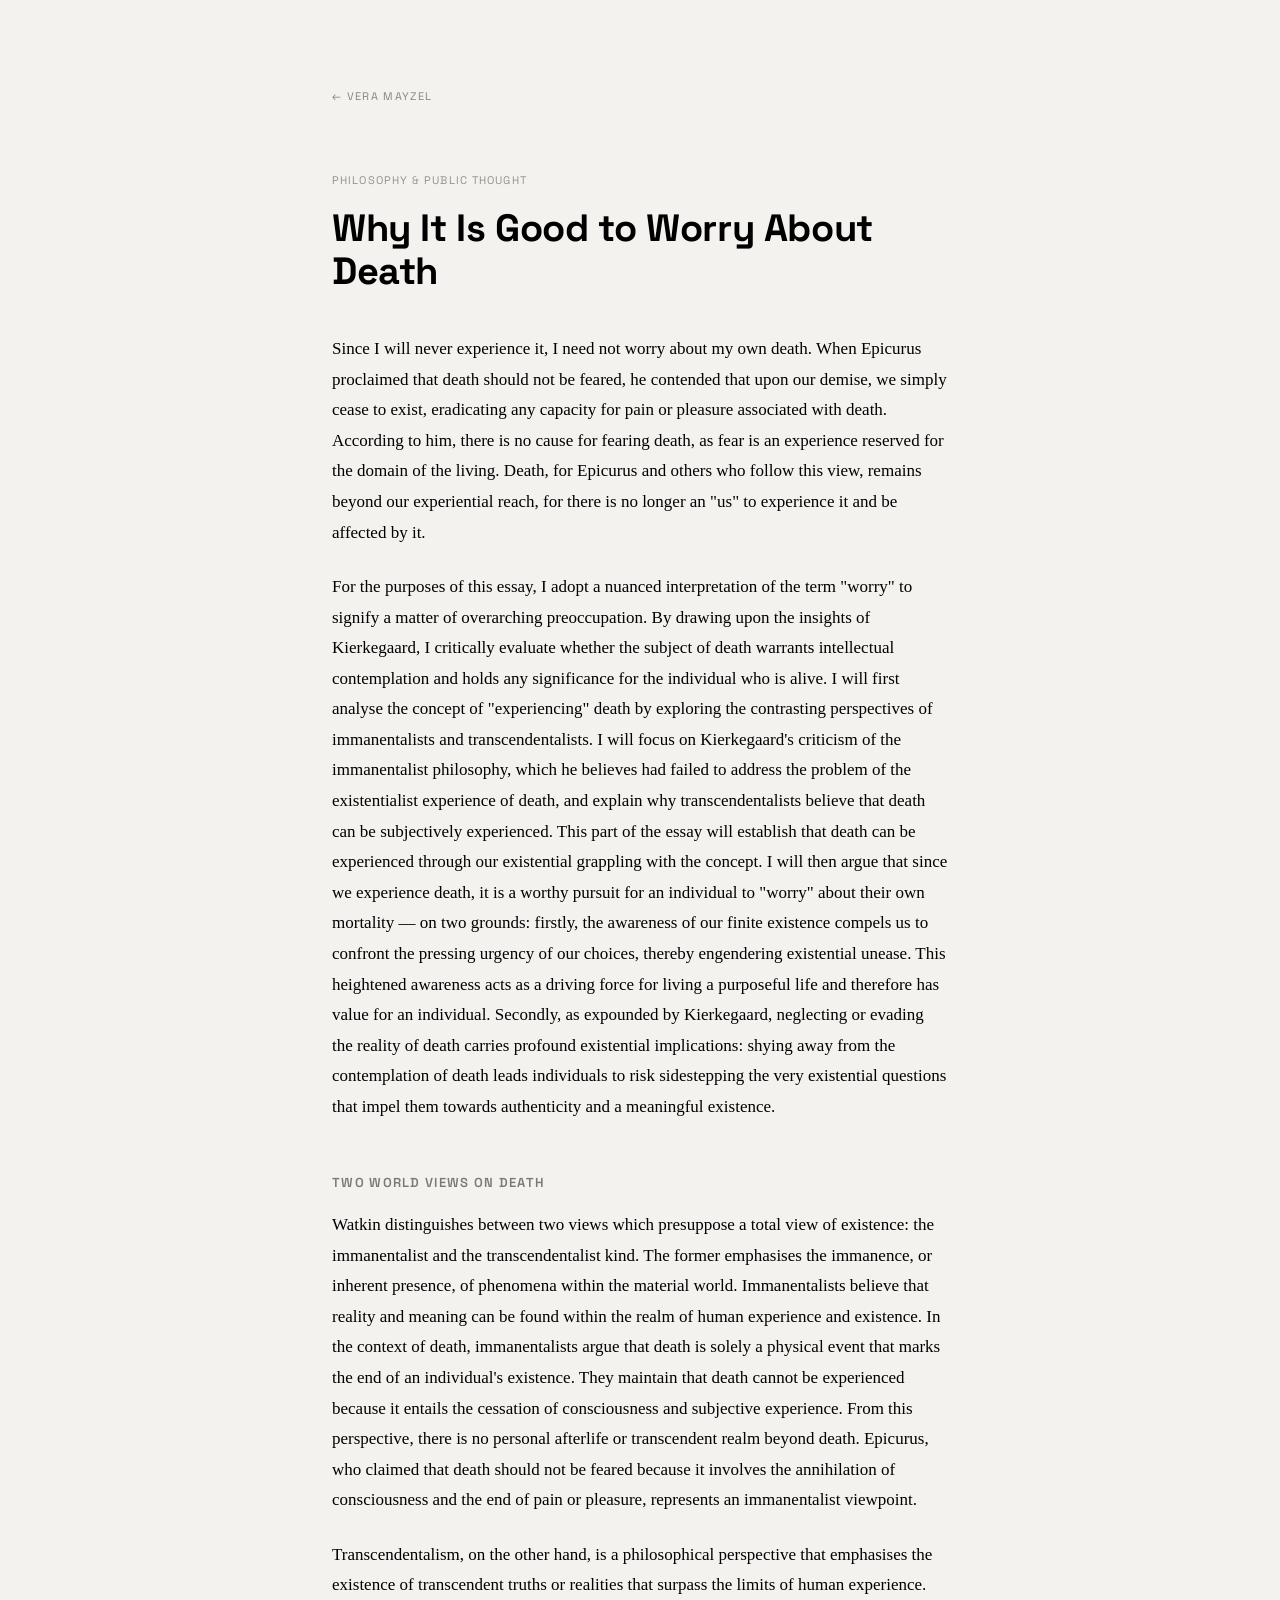
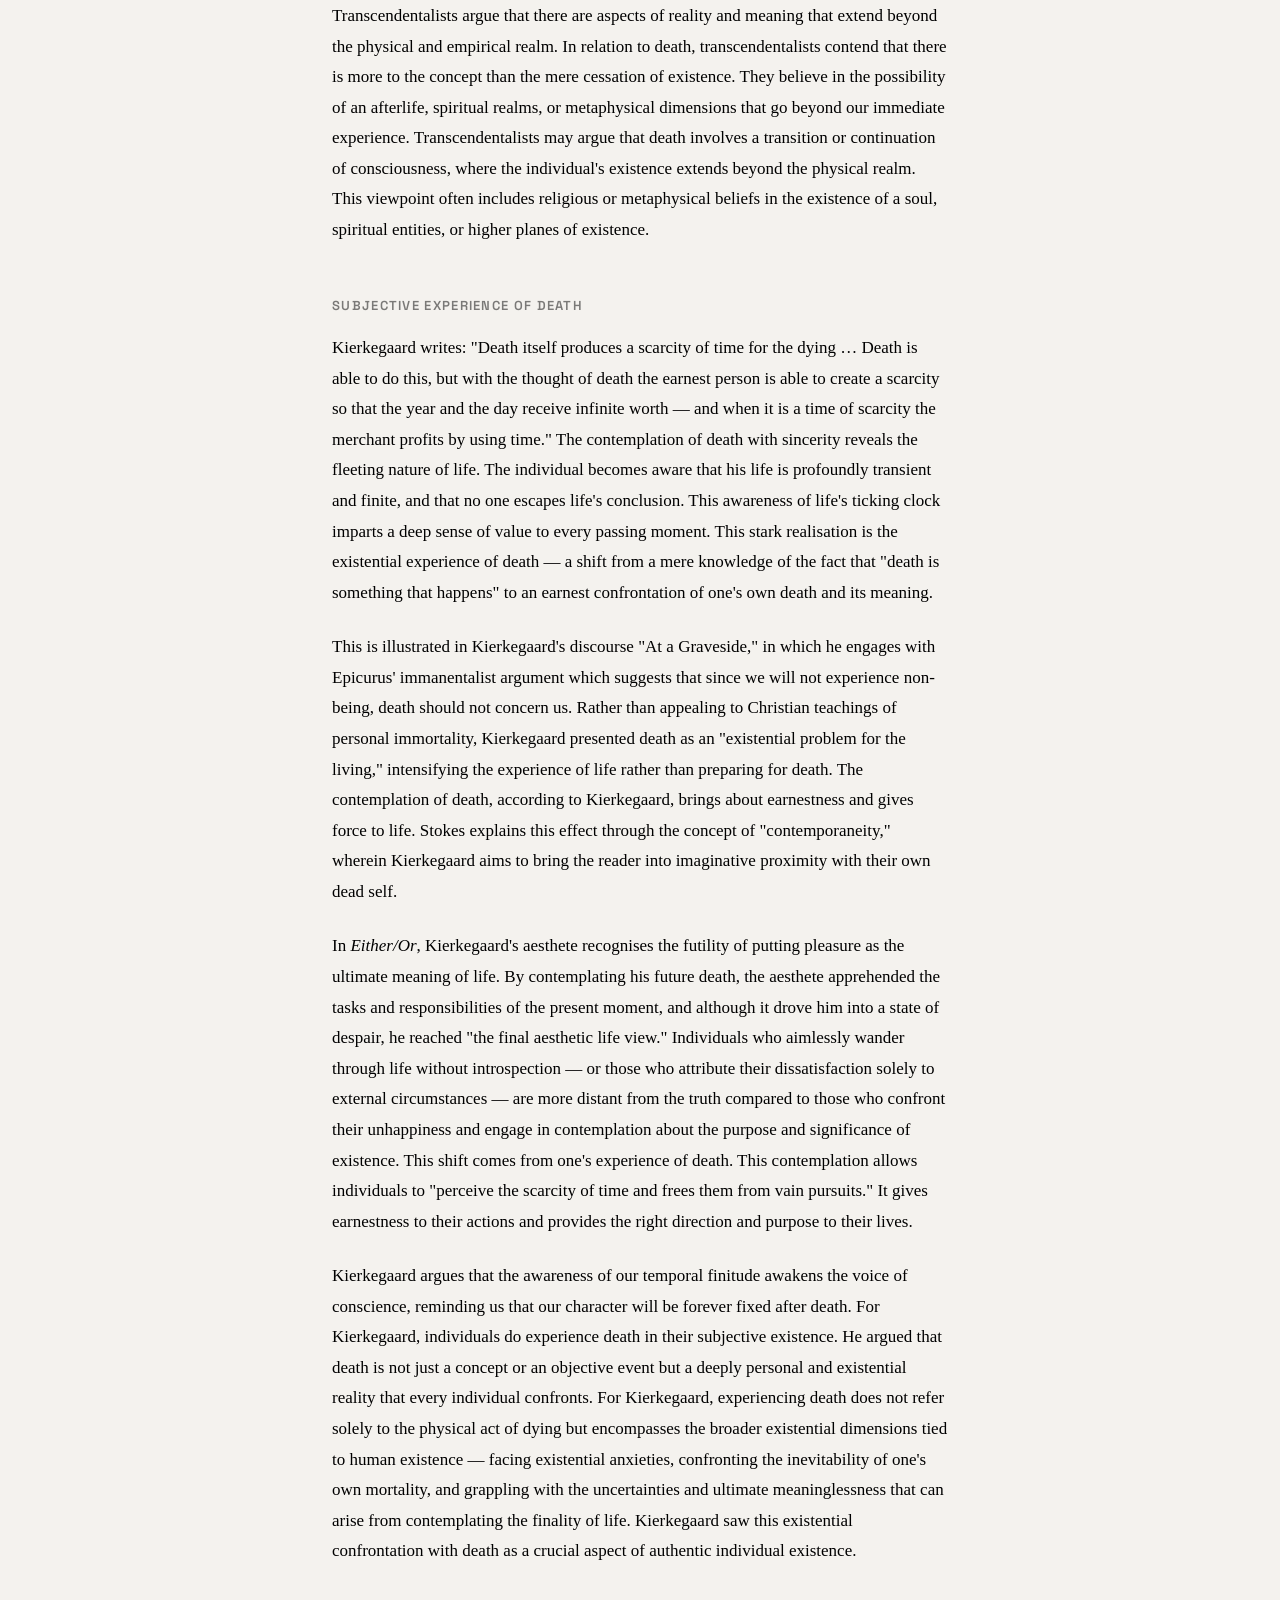
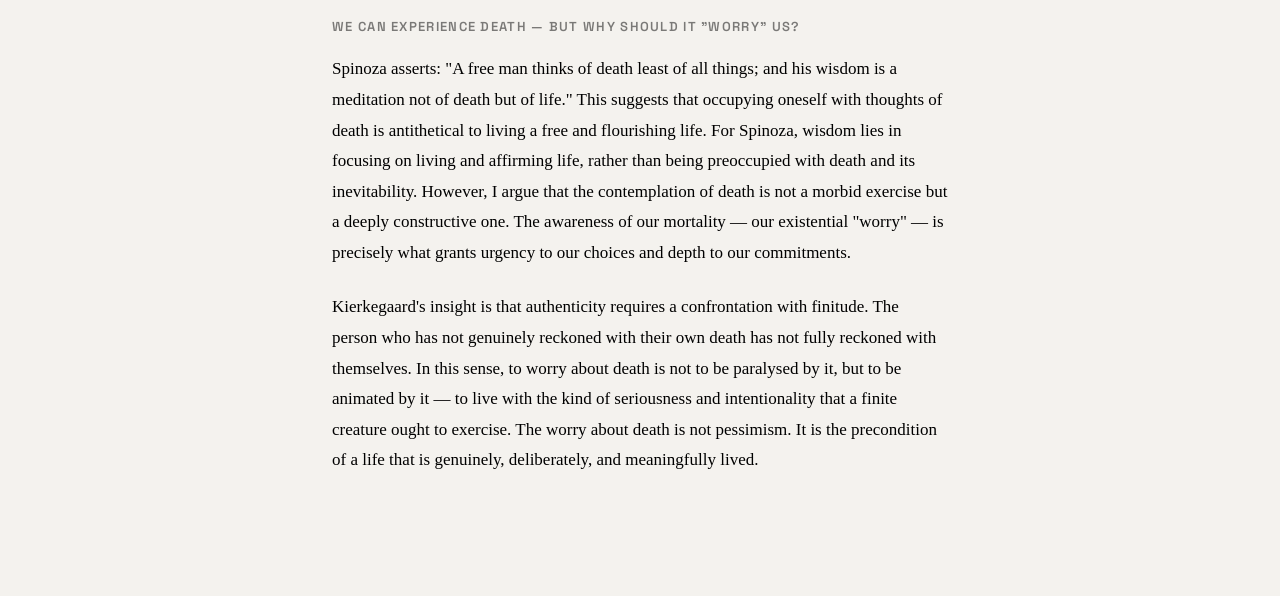
<file: essays/why-worry-about-death.html>
<!DOCTYPE html>
<html lang="en">
<head>
  <meta charset="UTF-8" />
  <meta name="viewport" content="width=device-width, initial-scale=1.0" />
  <title>Why It Is Good to Worry About Death — Vera Mayzel</title>
  <link rel="preconnect" href="https://fonts.googleapis.com" />
  <link rel="preconnect" href="https://fonts.gstatic.com" crossorigin />
  <link href="https://fonts.googleapis.com/css2?family=Space+Grotesk:wght@400;600;700&display=swap" rel="stylesheet" />
  <link rel="stylesheet" href="essay-template.css" />
</head>
<body>

  <a class="back" href="../index.html">← Vera Mayzel</a>

  <div class="essay-meta">Philosophy &amp; Public Thought</div>
  <h1>Why It Is Good to Worry About Death</h1>

  <p>Since I will never experience it, I need not worry about my own death. When Epicurus proclaimed that death should not be feared, he contended that upon our demise, we simply cease to exist, eradicating any capacity for pain or pleasure associated with death. According to him, there is no cause for fearing death, as fear is an experience reserved for the domain of the living. Death, for Epicurus and others who follow this view, remains beyond our experiential reach, for there is no longer an "us" to experience it and be affected by it.</p>

  <p>For the purposes of this essay, I adopt a nuanced interpretation of the term "worry" to signify a matter of overarching preoccupation. By drawing upon the insights of Kierkegaard, I critically evaluate whether the subject of death warrants intellectual contemplation and holds any significance for the individual who is alive. I will first analyse the concept of "experiencing" death by exploring the contrasting perspectives of immanentalists and transcendentalists. I will focus on Kierkegaard's criticism of the immanentalist philosophy, which he believes had failed to address the problem of the existentialist experience of death, and explain why transcendentalists believe that death can be subjectively experienced. This part of the essay will establish that death can be experienced through our existential grappling with the concept. I will then argue that since we experience death, it is a worthy pursuit for an individual to "worry" about their own mortality — on two grounds: firstly, the awareness of our finite existence compels us to confront the pressing urgency of our choices, thereby engendering existential unease. This heightened awareness acts as a driving force for living a purposeful life and therefore has value for an individual. Secondly, as expounded by Kierkegaard, neglecting or evading the reality of death carries profound existential implications: shying away from the contemplation of death leads individuals to risk sidestepping the very existential questions that impel them towards authenticity and a meaningful existence.</p>

  <h2>Two World Views on Death</h2>

  <p>Watkin distinguishes between two views which presuppose a total view of existence: the immanentalist and the transcendentalist kind. The former emphasises the immanence, or inherent presence, of phenomena within the material world. Immanentalists believe that reality and meaning can be found within the realm of human experience and existence. In the context of death, immanentalists argue that death is solely a physical event that marks the end of an individual's existence. They maintain that death cannot be experienced because it entails the cessation of consciousness and subjective experience. From this perspective, there is no personal afterlife or transcendent realm beyond death. Epicurus, who claimed that death should not be feared because it involves the annihilation of consciousness and the end of pain or pleasure, represents an immanentalist viewpoint.</p>

  <p>Transcendentalism, on the other hand, is a philosophical perspective that emphasises the existence of transcendent truths or realities that surpass the limits of human experience. Transcendentalists argue that there are aspects of reality and meaning that extend beyond the physical and empirical realm. In relation to death, transcendentalists contend that there is more to the concept than the mere cessation of existence. They believe in the possibility of an afterlife, spiritual realms, or metaphysical dimensions that go beyond our immediate experience. Transcendentalists may argue that death involves a transition or continuation of consciousness, where the individual's existence extends beyond the physical realm. This viewpoint often includes religious or metaphysical beliefs in the existence of a soul, spiritual entities, or higher planes of existence.</p>

  <h2>Subjective Experience of Death</h2>

  <p>Kierkegaard writes: "Death itself produces a scarcity of time for the dying … Death is able to do this, but with the thought of death the earnest person is able to create a scarcity so that the year and the day receive infinite worth — and when it is a time of scarcity the merchant profits by using time." The contemplation of death with sincerity reveals the fleeting nature of life. The individual becomes aware that his life is profoundly transient and finite, and that no one escapes life's conclusion. This awareness of life's ticking clock imparts a deep sense of value to every passing moment. This stark realisation is the existential experience of death — a shift from a mere knowledge of the fact that "death is something that happens" to an earnest confrontation of one's own death and its meaning.</p>

  <p>This is illustrated in Kierkegaard's discourse "At a Graveside," in which he engages with Epicurus' immanentalist argument which suggests that since we will not experience non-being, death should not concern us. Rather than appealing to Christian teachings of personal immortality, Kierkegaard presented death as an "existential problem for the living," intensifying the experience of life rather than preparing for death. The contemplation of death, according to Kierkegaard, brings about earnestness and gives force to life. Stokes explains this effect through the concept of "contemporaneity," wherein Kierkegaard aims to bring the reader into imaginative proximity with their own dead self.</p>

  <p>In <em>Either/Or</em>, Kierkegaard's aesthete recognises the futility of putting pleasure as the ultimate meaning of life. By contemplating his future death, the aesthete apprehended the tasks and responsibilities of the present moment, and although it drove him into a state of despair, he reached "the final aesthetic life view." Individuals who aimlessly wander through life without introspection — or those who attribute their dissatisfaction solely to external circumstances — are more distant from the truth compared to those who confront their unhappiness and engage in contemplation about the purpose and significance of existence. This shift comes from one's experience of death. This contemplation allows individuals to "perceive the scarcity of time and frees them from vain pursuits." It gives earnestness to their actions and provides the right direction and purpose to their lives.</p>

  <p>Kierkegaard argues that the awareness of our temporal finitude awakens the voice of conscience, reminding us that our character will be forever fixed after death. For Kierkegaard, individuals do experience death in their subjective existence. He argued that death is not just a concept or an objective event but a deeply personal and existential reality that every individual confronts. For Kierkegaard, experiencing death does not refer solely to the physical act of dying but encompasses the broader existential dimensions tied to human existence — facing existential anxieties, confronting the inevitability of one's own mortality, and grappling with the uncertainties and ultimate meaninglessness that can arise from contemplating the finality of life. Kierkegaard saw this existential confrontation with death as a crucial aspect of authentic individual existence.</p>

  <h2>We Can Experience Death — But Why Should It "Worry" Us?</h2>

  <p>Spinoza asserts: "A free man thinks of death least of all things; and his wisdom is a meditation not of death but of life." This suggests that occupying oneself with thoughts of death is antithetical to living a free and flourishing life. For Spinoza, wisdom lies in focusing on living and affirming life, rather than being preoccupied with death and its inevitability. However, I argue that the contemplation of death is not a morbid exercise but a deeply constructive one. The awareness of our mortality — our existential "worry" — is precisely what grants urgency to our choices and depth to our commitments.</p>

  <p>Kierkegaard's insight is that authenticity requires a confrontation with finitude. The person who has not genuinely reckoned with their own death has not fully reckoned with themselves. In this sense, to worry about death is not to be paralysed by it, but to be animated by it — to live with the kind of seriousness and intentionality that a finite creature ought to exercise. The worry about death is not pessimism. It is the precondition of a life that is genuinely, deliberately, and meaningfully lived.</p>

</body>
</html>
</file>
<file: essays/essay-template.css>
*, *::before, *::after { box-sizing: border-box; margin: 0; padding: 0; }
:root { --bg: #f4f2ee; --text: #000; --line: rgba(0,0,0,0.12); }
html { scroll-behavior: smooth; }
body {
  background: var(--bg);
  color: var(--text);
  font-family: 'Georgia', serif;
  font-size: 17px;
  line-height: 1.8;
  -webkit-font-smoothing: antialiased;
  max-width: 680px;
  margin: 0 auto;
  padding: 80px 32px 120px;
}
.back {
  display: inline-block;
  font-family: 'Space Grotesk', sans-serif;
  font-size: 11px;
  letter-spacing: 0.12em;
  text-transform: uppercase;
  color: rgba(0,0,0,0.45);
  text-decoration: none;
  margin-bottom: 64px;
  transition: color 0.2s;
}
.back:hover { color: #000; }
.essay-meta {
  font-family: 'Space Grotesk', sans-serif;
  font-size: 11px;
  letter-spacing: 0.1em;
  text-transform: uppercase;
  color: rgba(0,0,0,0.4);
  margin-bottom: 16px;
}
h1 {
  font-family: 'Space Grotesk', sans-serif;
  font-size: clamp(26px, 5vw, 38px);
  font-weight: 700;
  line-height: 1.15;
  margin-bottom: 40px;
  letter-spacing: -0.01em;
}
h2 {
  font-family: 'Space Grotesk', sans-serif;
  font-size: 13px;
  font-weight: 600;
  letter-spacing: 0.1em;
  text-transform: uppercase;
  margin: 48px 0 16px;
  color: rgba(0,0,0,0.5);
}
p { margin-bottom: 1.4em; }
p:last-child { margin-bottom: 0; }
.divider { border: none; border-top: 1px solid var(--line); margin: 48px 0; }
.footnotes {
  font-family: 'Space Grotesk', sans-serif;
  font-size: 12px;
  color: rgba(0,0,0,0.45);
  line-height: 1.6;
  margin-top: 64px;
  padding-top: 24px;
  border-top: 1px solid var(--line);
}
.footnotes p { margin-bottom: 0.4em; }
em { font-style: italic; }
</file>
